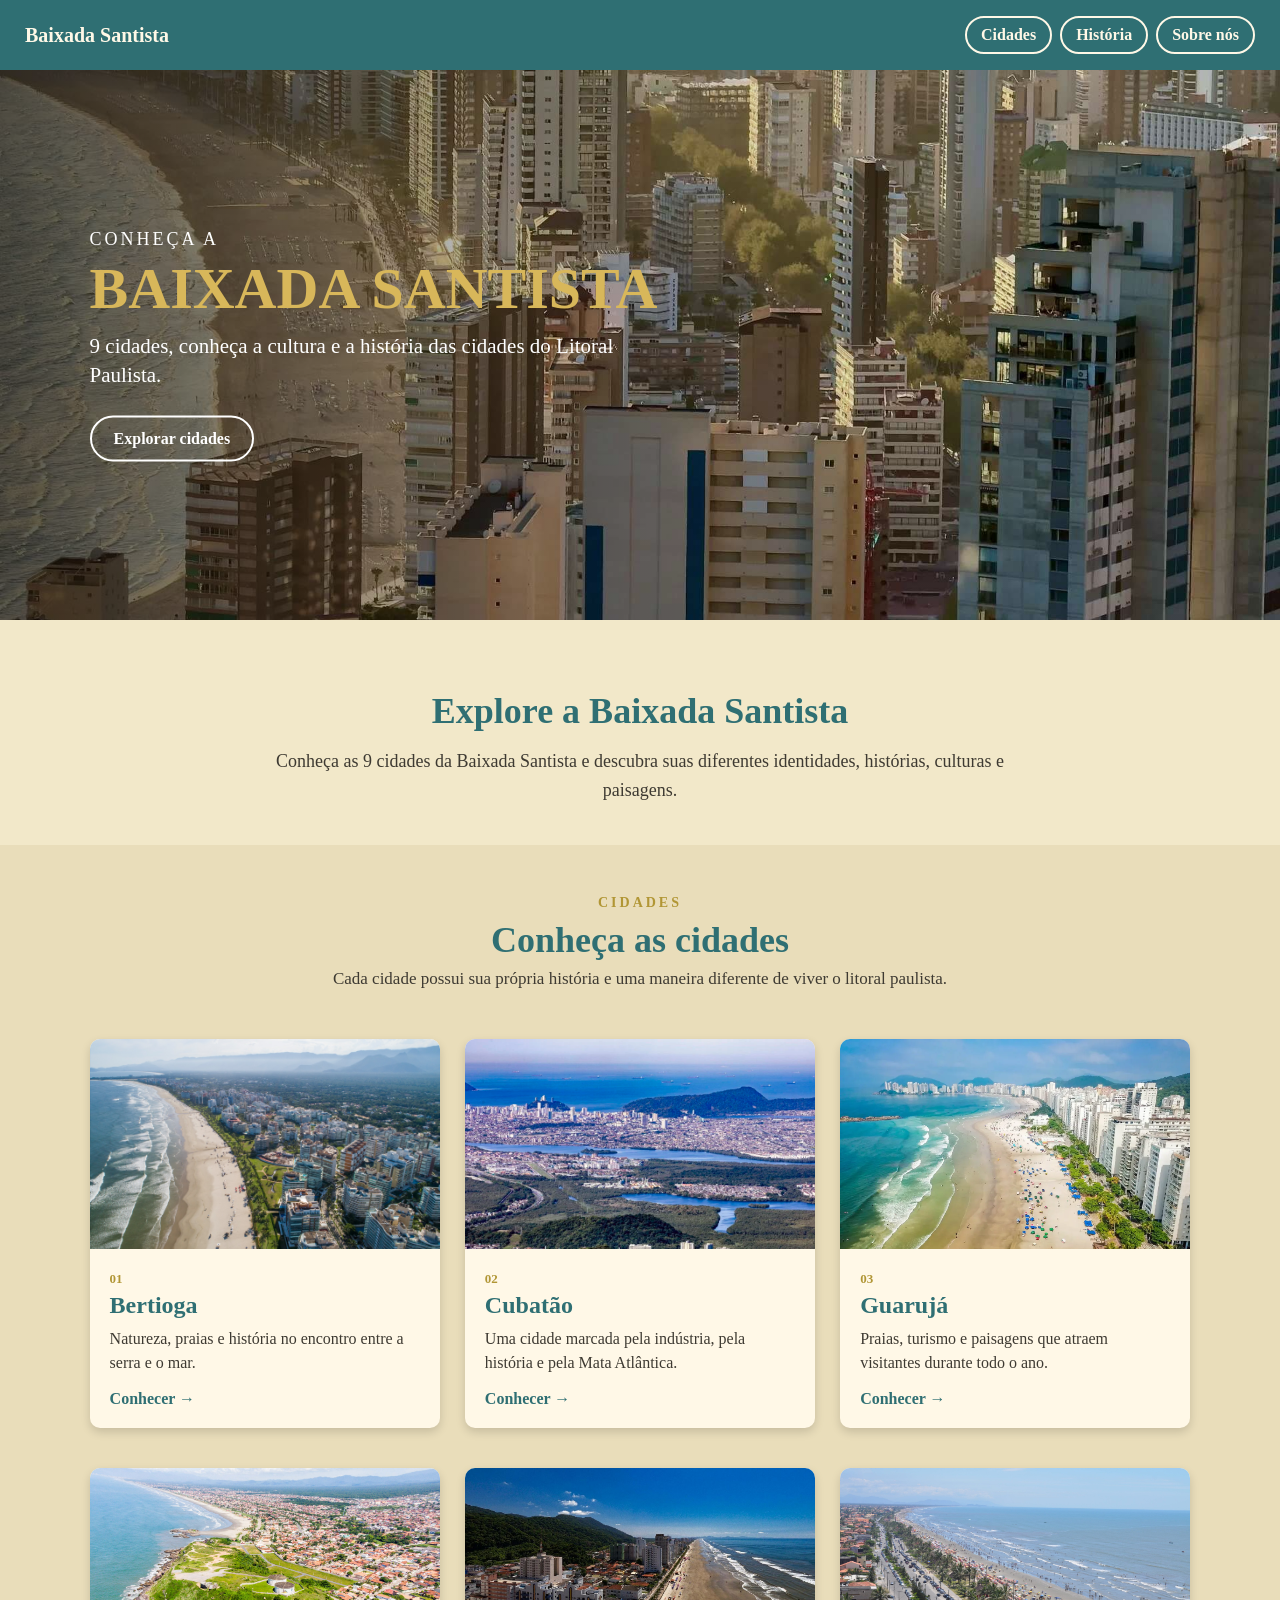
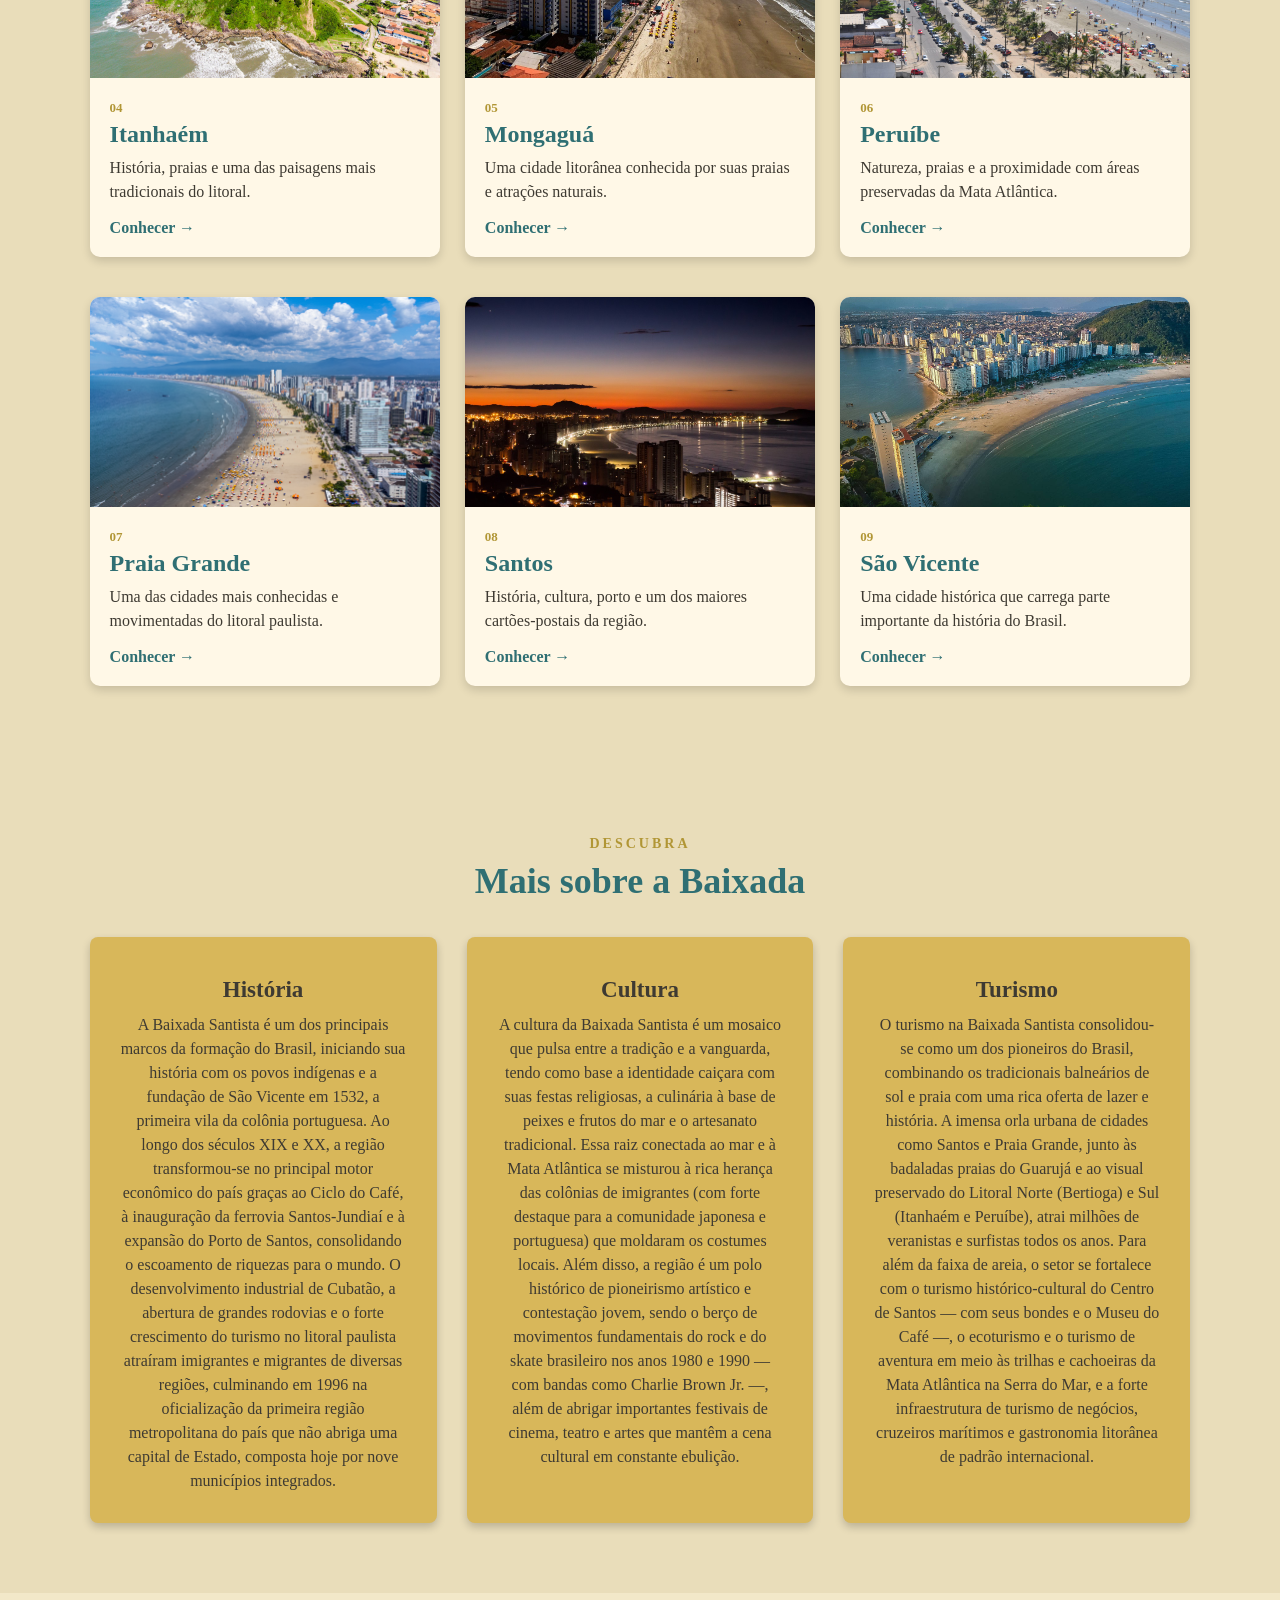
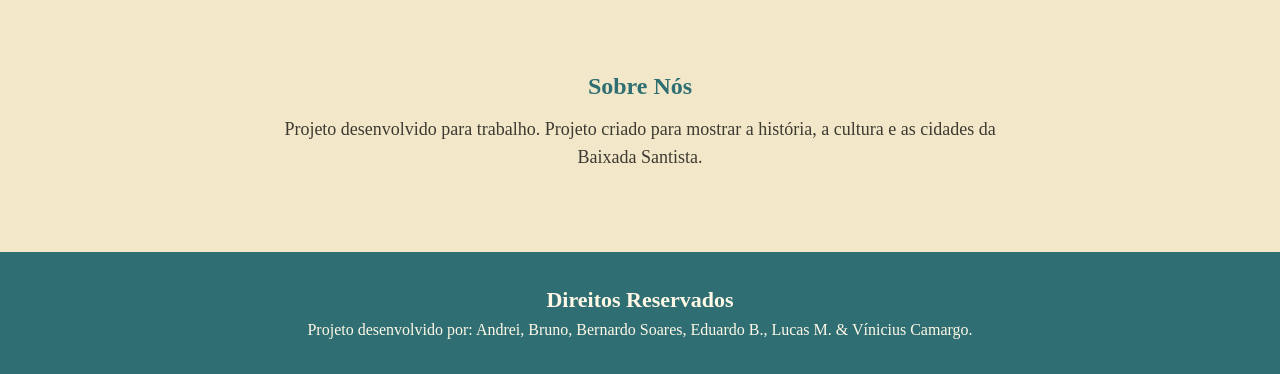
<file: index.html>
<!DOCTYPE html>
<html lang="PT-BR">
<head>
  <meta charset="UTF-8">
  <meta name="viewport" content="width=device-width, initial-scale=1.0">
  <title>Baixada Santista</title>
  <link rel="stylesheet" href="style/Style.css">
</head>

<body>

  <header class="header">
    <h3>Baixada Santista</h3>
    <nav>
      <a href="#Cidades">Cidades</a>
      <a href="#Historia">História</a>
      <a href="#Sobrenos">Sobre nós</a>
    </nav>
  </header>


  <article class="banner">
    <img src="assets/baixada-santista.png.jpg" class="ImagemHero">
    <div class="banner-sombra"></div>
      <section class="banner-texto">
        <p class="pequeno-titulo">CONHEÇA A</p>
        <h1>BAIXADA SANTISTA</h1>
        <h3>
          9 cidades, conheça a cultura e a história das cidades do Litoral Paulista.
        </h3>
        <a href="#Cidades" class="botao-hero">
          Explorar cidades
        </a>
      </section>
  </article>


  <section class="introducao">
    <h1>Explore a Baixada Santista</h1>
    <p>
      Conheça as 9 cidades da Baixada Santista e descubra
      suas diferentes identidades, histórias, culturas e paisagens.
    </p>
  </section>


  <section class="cidades" id="Cidades">
    <div class="titulo-secao">
      <p>CIDADES</p>
      <h1>Conheça as cidades</h1>
      <h3>
        Cada cidade possui sua própria história e uma maneira diferente
        de viver o litoral paulista.
      </h3>
    </div>

    <div class="cidades-container">
      <div class="cidade-card">
        <div class="cidade-imagem bertioga"></div>
        <div class="cidade-texto">
          <span>01</span>
          <h2>Bertioga</h2>
          <p>Natureza, praias e história no encontro entre a serra e o mar.</p>
          <a href="paginas/Bertioga.html">Conhecer →</a>
        </div>
      </div>

      <div class="cidade-card">
        <div class="cidade-imagem cubatao"></div>
        <div class="cidade-texto">
          <span>02</span>
          <h2>Cubatão</h2>
          <p>Uma cidade marcada pela indústria, pela história e pela Mata Atlântica.</p>
          <a href="paginas/Cubatão.html">Conhecer →</a>
        </div>
      </div>

      <div class="cidade-card">
        <div class="cidade-imagem guaruja"></div>
        <div class="cidade-texto">
          <span>03</span>
          <h2>Guarujá</h2>
          <p>Praias, turismo e paisagens que atraem visitantes durante todo o ano.</p>
          <a href="paginas/guarujapagina.html">Conhecer →</a>
        </div>
      </div>

      <div class="cidade-card">
        <div class="cidade-imagem itanhaem"></div>
        <div class="cidade-texto">
          <span>04</span>
          <h2>Itanhaém</h2>
          <p>História, praias e uma das paisagens mais tradicionais do litoral.</p>
          <a href="paginas/Itanhaempagina.html">Conhecer →</a>
        </div>
      </div>

      <div class="cidade-card">
        <div class="cidade-imagem mongagua"></div>
        <div class="cidade-texto">
          <span>05</span>
          <h2>Mongaguá</h2>
          <p>Uma cidade litorânea conhecida por suas praias e atrações naturais.</p>
          <a href="paginas/mongaguapagina.html">Conhecer →</a>
        </div>
      </div>

      <div class="cidade-card">
        <div class="cidade-imagem peruibe"></div>
        <div class="cidade-texto">
          <span>06</span>
          <h2>Peruíbe</h2>
          <p>Natureza, praias e a proximidade com áreas preservadas da Mata Atlântica.</p>
          <a href="paginas/peruibepagina.html">Conhecer →</a>
        </div>
      </div>

      <div class="cidade-card">
        <div class="cidade-imagem praia-grande"></div>
        <div class="cidade-texto">
          <span>07</span>
          <h2>Praia Grande</h2>
          <p>Uma das cidades mais conhecidas e movimentadas do litoral paulista.</p>
          <a href="paginas/praiagrandepagina.html">Conhecer →</a>
        </div>
      </div>

      <div class="cidade-card">
        <div class="cidade-imagem santos"></div>
        <div class="cidade-texto">
          <span>08</span>
          <h2>Santos</h2>
          <p>História, cultura, porto e um dos maiores cartões-postais da região.</p>
          <a href="paginas/santospagina.html">Conhecer →</a>
        </div>
      </div>

      <div class="cidade-card">
        <div class="cidade-imagem sao-vicente"></div>
        <div class="cidade-texto">
          <span>09</span>
          <h2>São Vicente</h2>
          <p>Uma cidade histórica que carrega parte importante da história do Brasil.</p>
          <a href="paginas/saovicentepagina.html">Conhecer →</a>
        </div>
      </div>

    </div>
  </section>


  <section class="informacoes" id="Historia">
    <div class="titulo-secao">
      <p>DESCUBRA</p>
      <h1>Mais sobre a Baixada</h1>
    </div>

    <div class="hero-container-litoral">
      <div class="hero-box">
        <h3>História</h3>
        <p>
          A Baixada Santista é um dos principais marcos da formação do Brasil, iniciando sua história com os povos indígenas e a fundação de São Vicente em 1532, a primeira vila da colônia portuguesa. Ao longo dos séculos XIX e XX, a região transformou-se no principal motor econômico do país graças ao Ciclo do Café, à inauguração da ferrovia Santos-Jundiaí e à expansão do Porto de Santos, consolidando o escoamento de riquezas para o mundo. O desenvolvimento industrial de Cubatão, a abertura de grandes rodovias e o forte crescimento do turismo no litoral paulista atraíram imigrantes e migrantes de diversas regiões, culminando em 1996 na oficialização da primeira região metropolitana do país que não abriga uma capital de Estado, composta hoje por nove municípios integrados.
        </p>
      </div>


      <div class="hero-box">
        <h3>Cultura</h3>
        <p>
          A cultura da Baixada Santista é um mosaico que pulsa entre a tradição e a vanguarda, tendo como base a identidade caiçara com suas festas religiosas, a culinária à base de peixes e frutos do mar e o artesanato tradicional. Essa raiz conectada ao mar e à Mata Atlântica se misturou à rica herança das colônias de imigrantes (com forte destaque para a comunidade japonesa e portuguesa) que moldaram os costumes locais. Além disso, a região é um polo histórico de pioneirismo artístico e contestação jovem, sendo o berço de movimentos fundamentais do rock e do skate brasileiro nos anos 1980 e 1990 — com bandas como Charlie Brown Jr. —, além de abrigar importantes festivais de cinema, teatro e artes que mantêm a cena cultural em constante ebulição.
        </p>
      </div>


      <div class="hero-box">
        <h3>Turismo</h3>
        <p>
          O turismo na Baixada Santista consolidou-se como um dos pioneiros do Brasil, combinando os tradicionais balneários de sol e praia com uma rica oferta de lazer e história. A imensa orla urbana de cidades como Santos e Praia Grande, junto às badaladas praias do Guarujá e ao visual preservado do Litoral Norte (Bertioga) e Sul (Itanhaém e Peruíbe), atrai milhões de veranistas e surfistas todos os anos. Para além da faixa de areia, o setor se fortalece com o turismo histórico-cultural do Centro de Santos — com seus bondes e o Museu do Café —, o ecoturismo e o turismo de aventura em meio às trilhas e cachoeiras da Mata Atlântica na Serra do Mar, e a forte infraestrutura de turismo de negócios, cruzeiros marítimos e gastronomia litorânea de padrão internacional.
        </p>
      </div>
    </div>
  </section>


  <section class="sobre-nos" id="Sobrenos">
    <h1>Sobre Nós</h1>
    <p>
      Projeto desenvolvido para trabalho. Projeto criado para mostrar a história, a cultura e as cidades da Baixada Santista.
    </p>
  </section>


  <footer class="azul">

    <h3>Direitos Reservados</h3>

    <p>
      Projeto desenvolvido por: Andrei, Bruno, Bernardo Soares, Eduardo B., Lucas M. & Vínicius Camargo.
    </p>

  </footer>
</body>

</html>
</file>
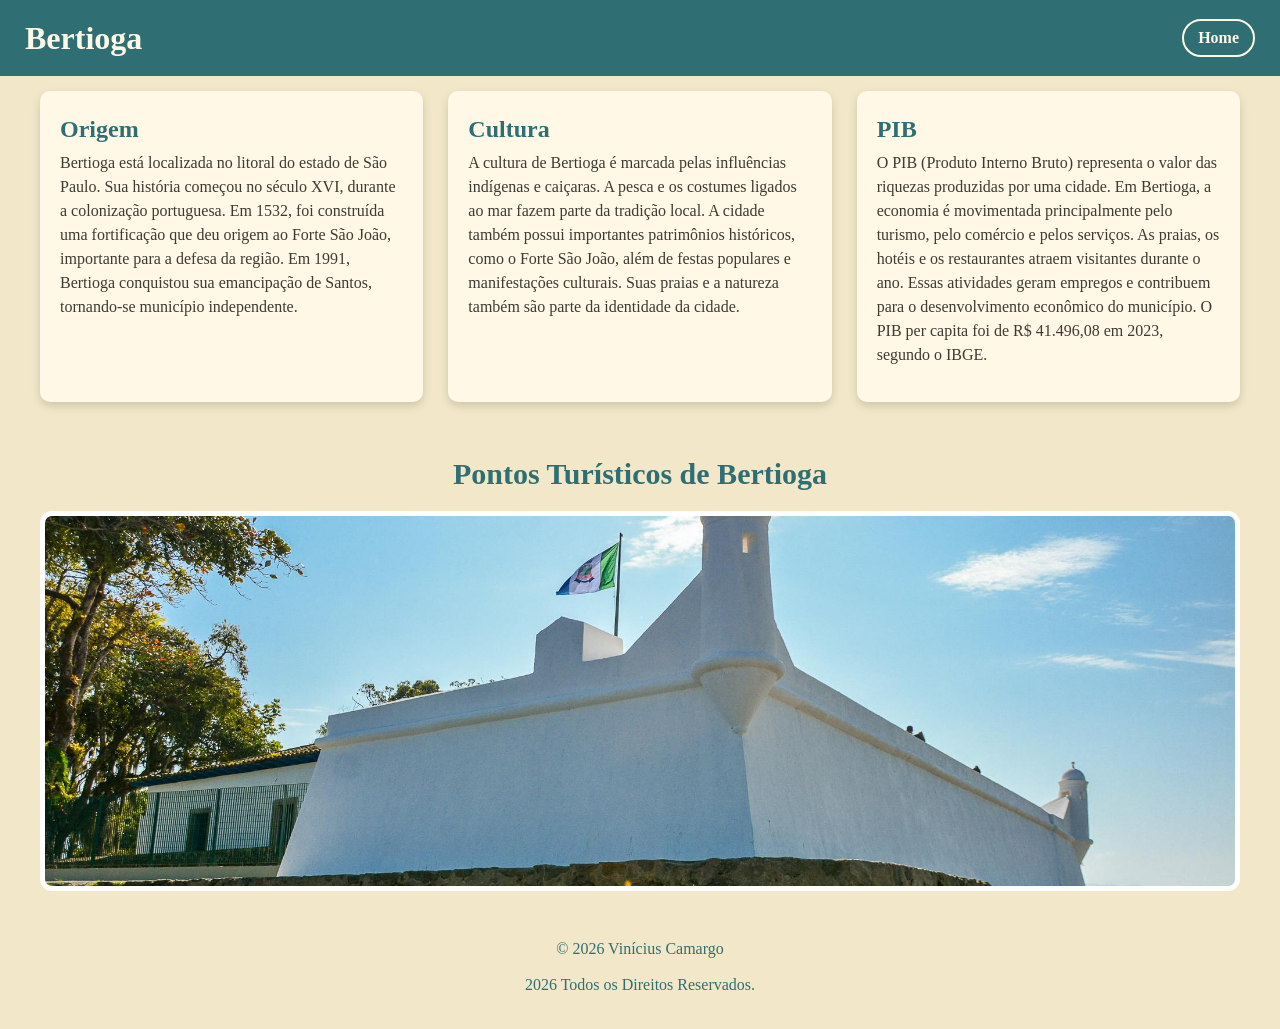
<file: paginas/Bertioga.html>
<!DOCTYPE html>
<html lang="pt-br">
<head>
    <meta charset="UTF-8">
    <meta name="viewport" content="width=device-width, initial-scale=1.0">
    <title>Bertioga</title>
    <link rel="stylesheet" href="../style/Style.css">
</head>
<body>

    <header class="header-guaruja">
    <h1 class="h1">Bertioga</h1>
    <nav>
        <a href="../index.html">Home</a>
    </nav>
    </header>

    <main class="pagina-cidade">
        <div class="cidades-container gua">
    <div class="cidade-card">
        <div class="cidade-texto">
          <h2>Origem</h2>
            <p class="p-gua">Bertioga está localizada no litoral do estado de São Paulo. Sua história começou no século XVI, durante a colonização portuguesa. Em 1532, foi construída uma fortificação que deu origem ao Forte São João, importante para a defesa da região. Em 1991, Bertioga conquistou sua emancipação de Santos, tornando-se município independente.</p>
        </div>
      </div>

      <div class="cidade-card">
        <div class="cidade-texto">
          <h2>Cultura</h2>
            <p class="p-gua">A cultura de Bertioga é marcada pelas influências indígenas e caiçaras. A pesca e os costumes ligados ao mar fazem parte da tradição local. A cidade também possui importantes patrimônios históricos, como o Forte São João, além de festas populares e manifestações culturais. Suas praias e a natureza também são parte da identidade da cidade.</p>
        </div>
      </div>

      <div class="cidade-card">
        <div class="cidade-texto">
          <h2>PIB</h2>
            <p class="p-gua">O PIB (Produto Interno Bruto) representa o valor das riquezas produzidas por uma cidade. Em Bertioga, a economia é movimentada principalmente pelo turismo, pelo comércio e pelos serviços. As praias, os hotéis e os restaurantes atraem visitantes durante o ano. Essas atividades geram empregos e contribuem para o desenvolvimento econômico do município. O PIB per capita foi de R$ 41.496,08 em 2023, segundo o IBGE.</p>
        </div>
      </div>
      </div>

      <section class="carrosel">
        <h2>Pontos Turísticos de Bertioga</h2>
        <div class="slides">
            <img src="../assets/img-bertioga1.jpg" alt="Vista panorâmica da Praia da Enseada a partir do Morro do Maluf">
            <img src="../assets/img-bertioga2.jpg" alt="Vista do litoral a partir do Mirante das Galhetas">
            <img src="../assets/img-bertioga3.jpg" alt="Paisagem de Guarujá">
        </div>
      </section>
      </main>

      <footer>
        © 2026 Vinícius Camargo
        <br><br>
        2026 Todos os Direitos Reservados.
      </footer>

    
</body>
</html>
</file>
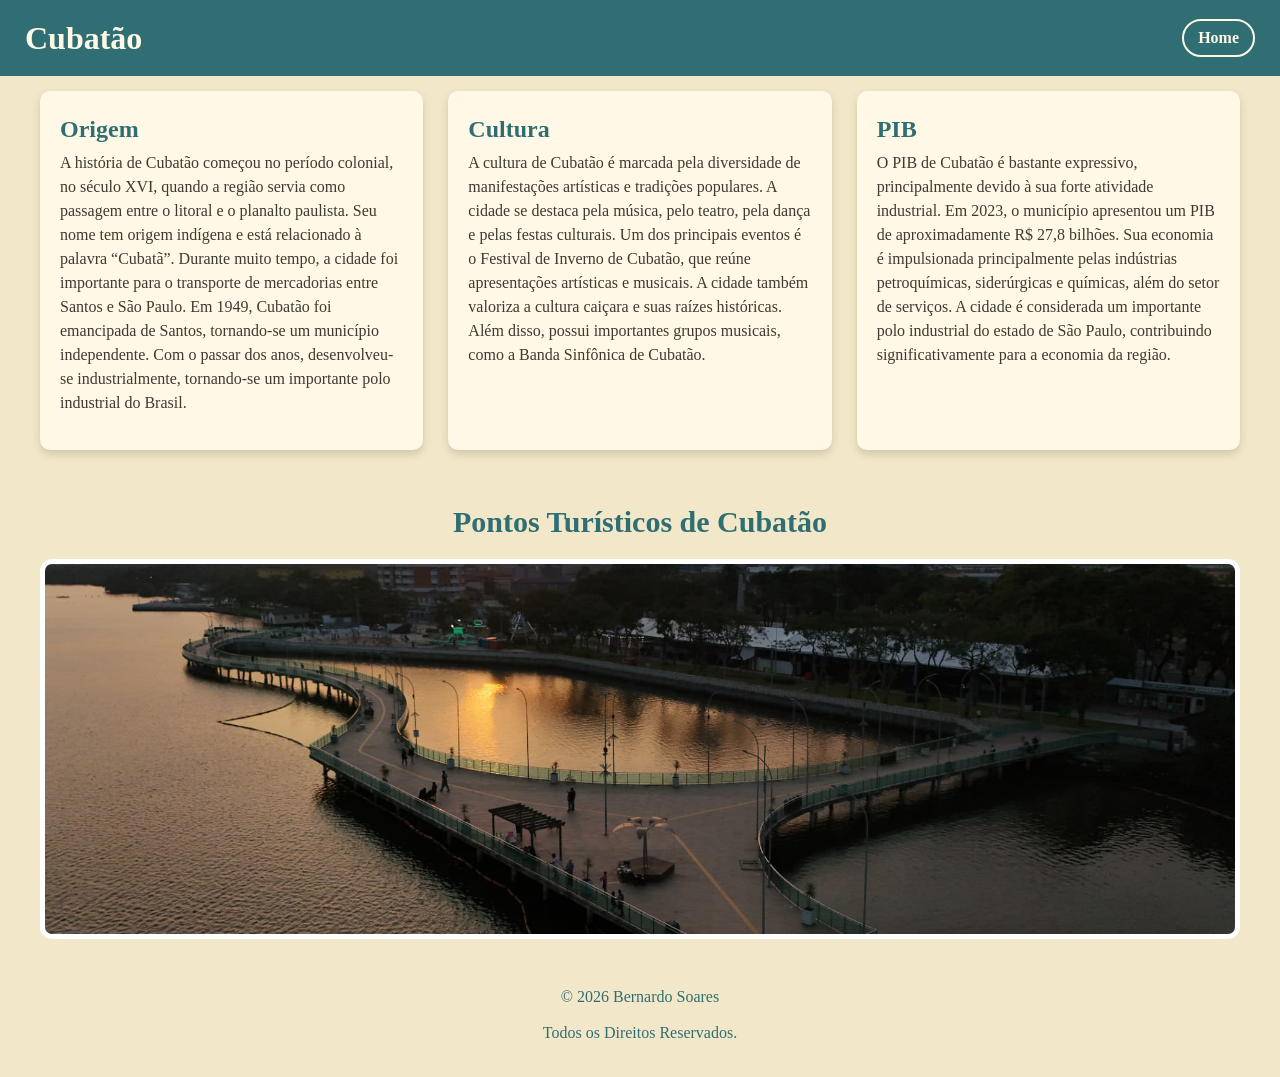
<file: paginas/Cubatão.html>
<!DOCTYPE html>
<html lang="pt-br">
<head>
    <meta charset="UTF-8">
    <meta name="viewport" content="width=device-width, initial-scale=1.0">
    <title>Cubatão</title>
    <link rel="stylesheet" href="../style/Style.css">
</head>
<body>

    <header class="header-guaruja">
    <h1 class="h1">Cubatão</h1>
    <nav>
        <a href="../index.html">Home</a>
    </nav>
    </header>

    <main class="pagina-cidade">
        <div class="cidades-container gua">
    <div class="cidade-card">
        <div class="cidade-texto">
          <h2>Origem</h2>
            <p class="p-gua">A história de Cubatão começou no período colonial, no século XVI, quando a região servia como passagem entre o litoral e o planalto paulista. Seu nome tem origem indígena e está relacionado à palavra “Cubatã”. Durante muito tempo, a cidade foi importante para o transporte de mercadorias entre Santos e São Paulo. Em 1949, Cubatão foi emancipada de Santos, tornando-se um município independente. Com o passar dos anos, desenvolveu-se industrialmente, tornando-se um importante polo industrial do Brasil.</p>
        </div>
      </div>

      <div class="cidade-card">
        <div class="cidade-texto">
          <h2>Cultura</h2>
            <p class="p-gua">A cultura de Cubatão é marcada pela diversidade de manifestações artísticas e tradições populares. A cidade se destaca pela música, pelo teatro, pela dança e pelas festas culturais. Um dos principais eventos é o Festival de Inverno de Cubatão, que reúne apresentações artísticas e musicais. A cidade também valoriza a cultura caiçara e suas raízes históricas. Além disso, possui importantes grupos musicais, como a Banda Sinfônica de Cubatão.</p>
        </div>
      </div>

      <div class="cidade-card">
        <div class="cidade-texto">
          <h2>PIB</h2>
            <p class="p-gua">O PIB de Cubatão é bastante expressivo, principalmente devido à sua forte atividade industrial. Em 2023, o município apresentou um PIB de aproximadamente R$ 27,8 bilhões. Sua economia é impulsionada principalmente pelas indústrias petroquímicas, siderúrgicas e químicas, além do setor de serviços. A cidade é considerada um importante polo industrial do estado de São Paulo, contribuindo significativamente para a economia da região.</p>
        </div>
      </div>
      </div>

      <section class="carrosel">
        <h2>Pontos Turísticos de Cubatão</h2>
        <div class="slides">
            <img src="../assets/ponte-cubatao.jpg" alt="Vista do Píer do Casqueiro">
            <img src="../assets/cubatao-paisagem.jpg" alt="Vista do alto do morro da paisagem de Cubatão">
            <img src="../assets/cubatao-cachoeira.jpg" alt="Cachoeira Véu da Noiva no Parque Ecológico do Perequê, em Cubatão">
        </div>
      </section>
      </main>

      <footer>
        © 2026 Bernardo Soares
        <br><br>
        Todos os Direitos Reservados.
      </footer>

    
</body>
</html>
</file>
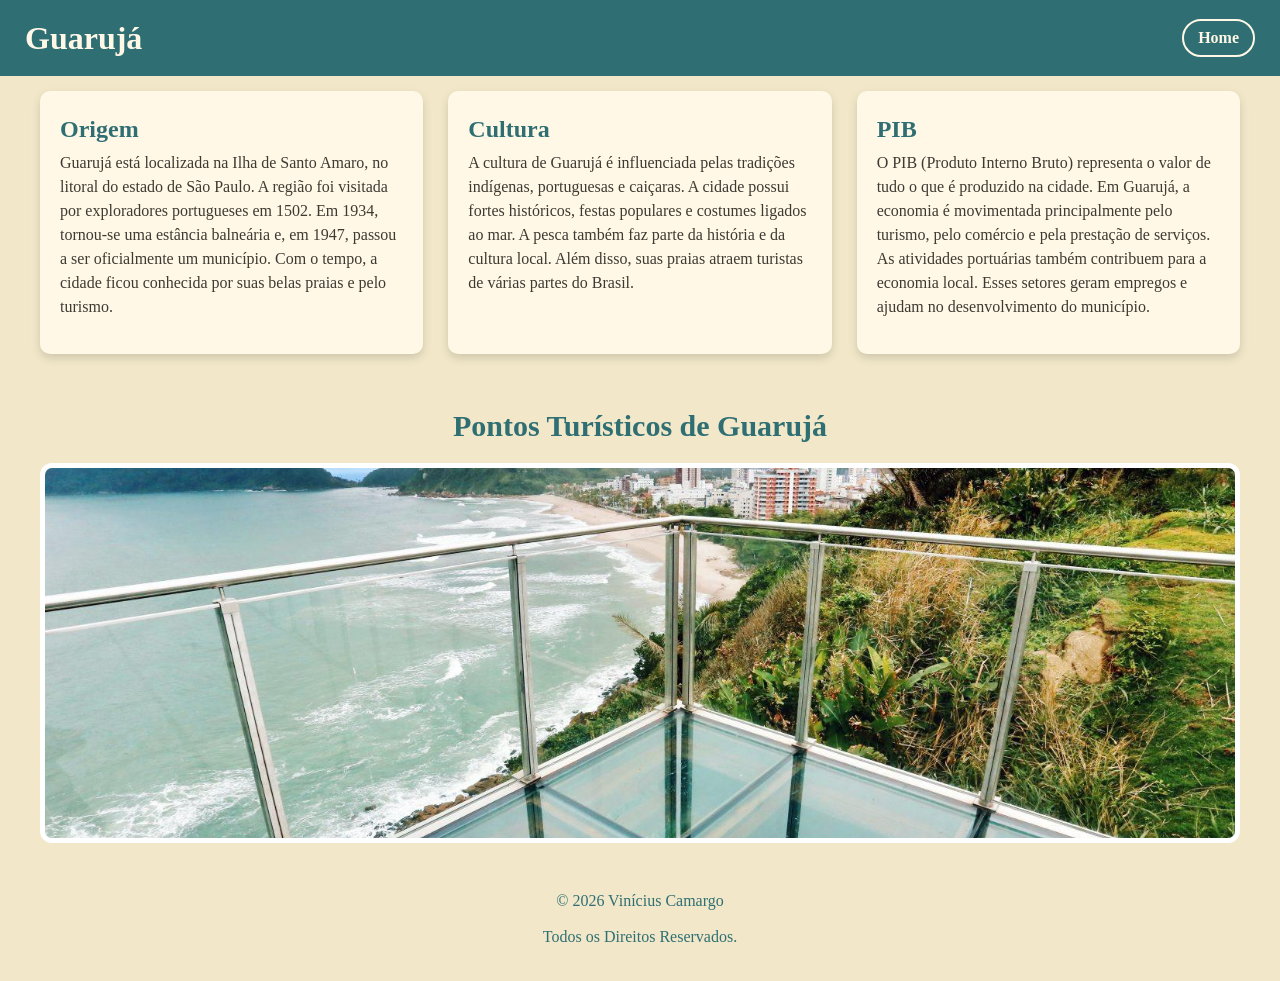
<file: paginas/guarujapagina.html>
<!DOCTYPE html>
<html lang="pt-br">
<head>
    <meta charset="UTF-8">
    <meta name="viewport" content="width=device-width, initial-scale=1.0">
    <title>Guarujá</title>
    <link rel="stylesheet" href="../style/Style.css">
</head>
<body>

    <header class="header-guaruja">
    <h1>Guarujá</h1>
    <nav>
        <a href="../index.html">Home</a>
    </nav>
    </header>

    <main class="pagina-cidade">
        <div class="cidades-container gua">
    <div class="cidade-card">
        <div class="cidade-texto">
          <h2>Origem</h2>
            <p class="p-gua">Guarujá está localizada na Ilha de Santo Amaro, no litoral do estado de São Paulo. A região foi visitada por exploradores portugueses em 1502. Em 1934, tornou-se uma estância balneária e, em 1947, passou a ser oficialmente um município. Com o tempo, a cidade ficou conhecida por suas belas praias e pelo turismo.</p>
        </div>
      </div>

      <div class="cidade-card">
        <div class="cidade-texto">
          <h2>Cultura</h2>
            <p class="p-gua">A cultura de Guarujá é influenciada pelas tradições indígenas, portuguesas e caiçaras. A cidade possui fortes históricos, festas populares e costumes ligados ao mar. A pesca também faz parte da história e da cultura local. Além disso, suas praias atraem turistas de várias partes do Brasil.</p>
        </div>
      </div>

      <div class="cidade-card">
        <div class="cidade-texto">
          <h2>PIB</h2>
            <p class="p-gua">O PIB (Produto Interno Bruto) representa o valor de tudo o que é produzido na cidade. Em Guarujá, a economia é movimentada principalmente pelo turismo, pelo comércio e pela prestação de serviços. As atividades portuárias também contribuem para a economia local. Esses setores geram empregos e ajudam no desenvolvimento do município.</p>
        </div>
      </div>
      </div>

      <section class="carrosel">
        <h2>Pontos Turísticos de Guarujá</h2>
        <div class="slides">
            <img src="../assets/img-guaruja1.jpg" alt="Vista panorâmica da Praia da Enseada a partir do Morro do Maluf">
            <img src="../assets/img-guaruja2.jpg" alt="Vista do litoral a partir do Mirante das Galhetas">
            <img src="../assets/img-guaruja3.jpg" alt="Paisagem de Guarujá">
        </div>
      </section>
      </main>

      <footer>
        © 2026 Vinícius Camargo
        <br><br>
         Todos os Direitos Reservados.
      </footer>

    
</body>
</html>
</file>
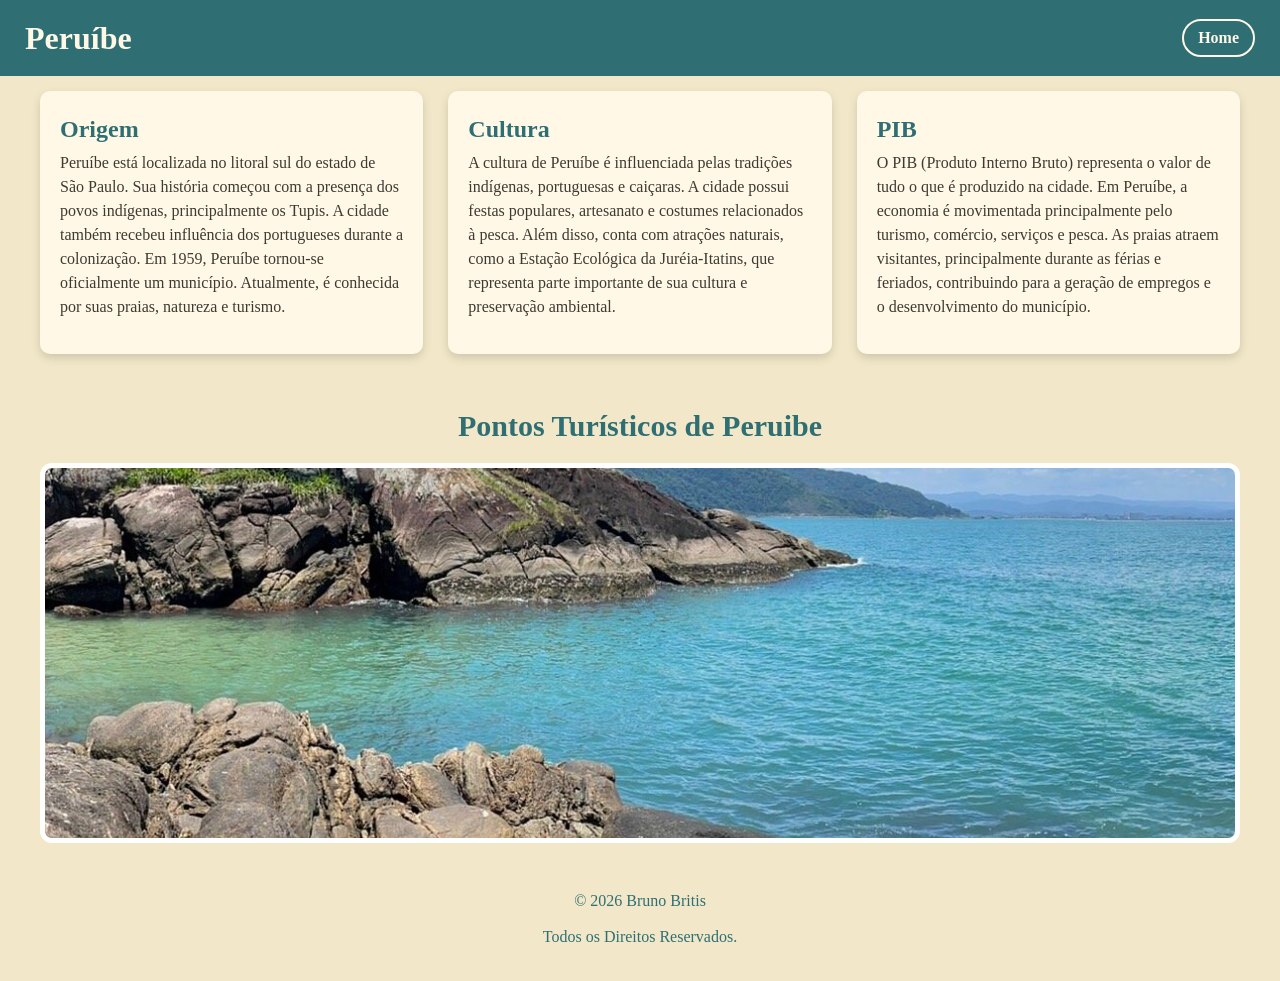
<file: paginas/peruibepagina.html>
<!DOCTYPE html>
<html lang="pt-br">
<head>
    <meta charset="UTF-8">
    <meta name="viewport" content="width=device-width, initial-scale=1.0">
    <title>Peruíbe</title>
    <link rel="stylesheet" href="../style/Style.css">
</head>
<body>

    <header class="header-guaruja">
        <h1>Peruíbe</h1>
        <nav>
            <a href="../index.html">Home</a>
        </nav>
    </header>

    <main class="pagina-cidade">
        <div class="cidades-container gua">

            <div class="cidade-card">
                <div class="cidade-texto">
                    <h2>Origem</h2>
                    <p class="p-gua">
                        Peruíbe está localizada no litoral sul do estado de São Paulo.
                        Sua história começou com a presença dos povos indígenas,
                        principalmente os Tupis. A cidade também recebeu influência
                        dos portugueses durante a colonização. Em 1959, Peruíbe
                        tornou-se oficialmente um município. Atualmente, é conhecida
                        por suas praias, natureza e turismo.
                    </p>
                </div>
            </div>

            <div class="cidade-card">
                <div class="cidade-texto">
                    <h2>Cultura</h2>
                    <p class="p-gua">
                        A cultura de Peruíbe é influenciada pelas tradições
                        indígenas, portuguesas e caiçaras. A cidade possui
                        festas populares, artesanato e costumes relacionados
                        à pesca. Além disso, conta com atrações naturais,
                        como a Estação Ecológica da Juréia-Itatins,
                        que representa parte importante de sua cultura
                        e preservação ambiental.
                    </p>
                </div>
            </div>

            <div class="cidade-card">
                <div class="cidade-texto">
                    <h2>PIB</h2>
                    <p class="p-gua">
                        O PIB (Produto Interno Bruto) representa o valor
                        de tudo o que é produzido na cidade. Em Peruíbe,
                        a economia é movimentada principalmente pelo turismo,
                        comércio, serviços e pesca. As praias atraem visitantes,
                        principalmente durante as férias e feriados,
                        contribuindo para a geração de empregos
                        e o desenvolvimento do município.
                    </p>
                </div>
            </div>

        </div>
         <section class="carrosel">
        <h2>Pontos Turísticos de Peruibe</h2>
        <div class="slides">
            <img src="../assets/Ilhadoguarau.jpg" alt="Ilha do Guaraú">
            <img src="../assets/PraiaPrainha.jpg" alt="Praia da Prainha">
            <img src="../assets/barra-do-una.jpg" alt="Barra do Una">
        </div>
      </section>
      </main>
    </main>

    <footer>
        © 2026 Bruno Britis
        <br><br>
        Todos os Direitos Reservados.
    </footer>

</body>
</html>
</file>
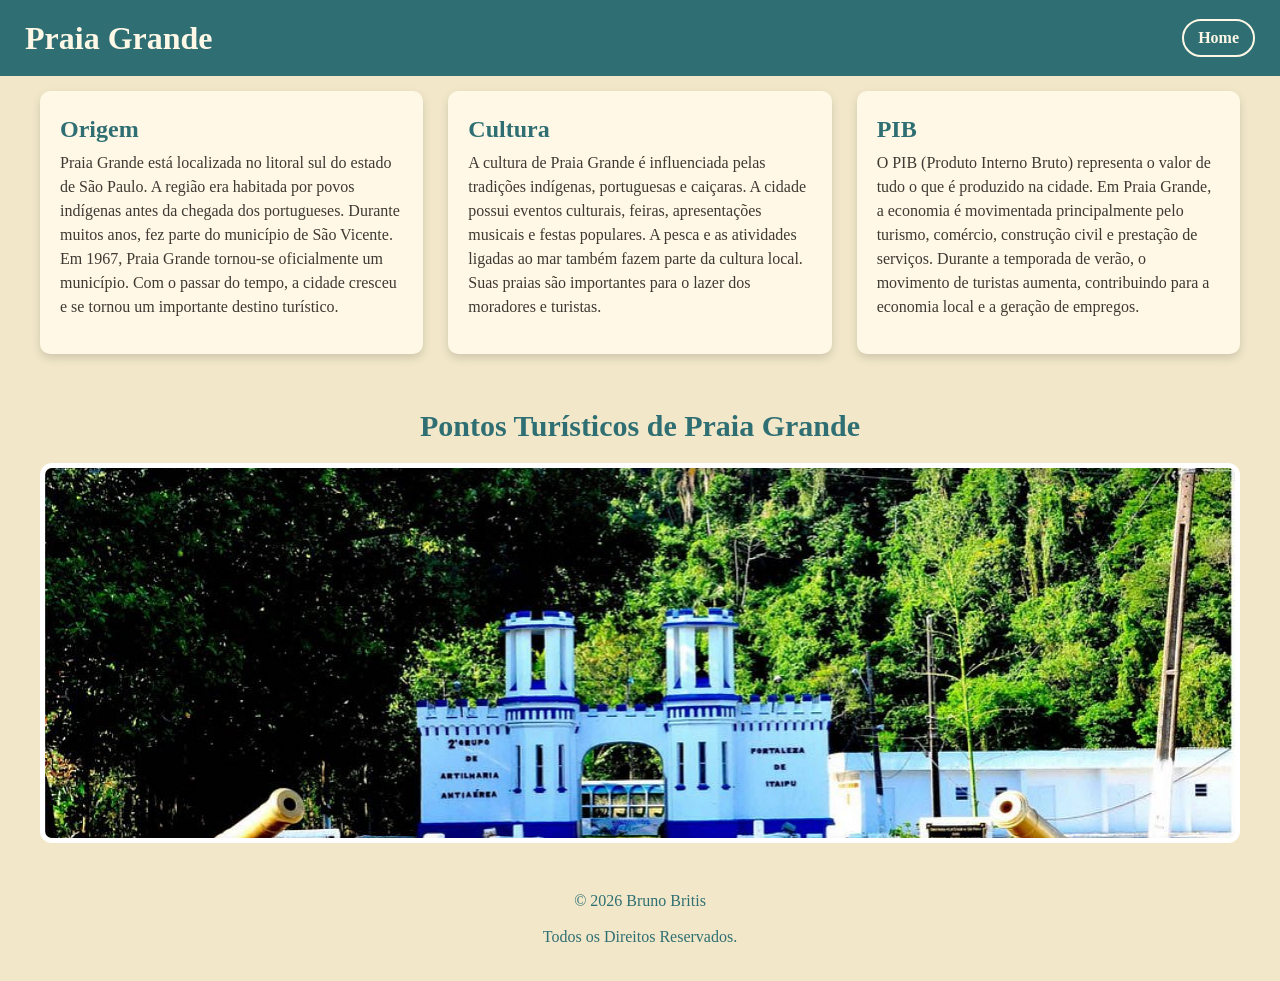
<file: paginas/praiagrandepagina.html>
<!DOCTYPE html>
<html lang="pt-br">
<head>
    <meta charset="UTF-8">
    <meta name="viewport" content="width=device-width, initial-scale=1.0">
    <title>Praia Grande</title>
    <link rel="stylesheet" href="../style/Style.css">
</head>
<body>

    <header class="header-guaruja">
        <h1>Praia Grande</h1>
        <nav>
            <a href="../index.html">Home</a>
        </nav>
    </header>

    <main class="pagina-cidade">
        <div class="cidades-container gua">

            <div class="cidade-card">
                <div class="cidade-texto">
                    <h2>Origem</h2>
                    <p class="p-gua">
                        Praia Grande está localizada no litoral sul do estado
                        de São Paulo. A região era habitada por povos indígenas
                        antes da chegada dos portugueses. Durante muitos anos,
                        fez parte do município de São Vicente. Em 1967,
                        Praia Grande tornou-se oficialmente um município.
                        Com o passar do tempo, a cidade cresceu e se tornou
                        um importante destino turístico.
                    </p>
                </div>
            </div>

            <div class="cidade-card">
                <div class="cidade-texto">
                    <h2>Cultura</h2>
                    <p class="p-gua">
                        A cultura de Praia Grande é influenciada pelas
                        tradições indígenas, portuguesas e caiçaras.
                        A cidade possui eventos culturais, feiras,
                        apresentações musicais e festas populares.
                        A pesca e as atividades ligadas ao mar também
                        fazem parte da cultura local. Suas praias
                        são importantes para o lazer dos moradores
                        e turistas.
                    </p>
                </div>
            </div>

            <div class="cidade-card">
                <div class="cidade-texto">
                    <h2>PIB</h2>
                    <p class="p-gua">
                        O PIB (Produto Interno Bruto) representa o valor
                        de tudo o que é produzido na cidade. Em Praia Grande,
                        a economia é movimentada principalmente pelo turismo,
                        comércio, construção civil e prestação de serviços.
                        Durante a temporada de verão, o movimento de turistas
                        aumenta, contribuindo para a economia local
                        e a geração de empregos.
                    </p>
                </div>
            </div>

        </div>

        <section class="carrosel">
            <h2>Pontos Turísticos de Praia Grande</h2>

            <div class="slides">
                <img src="../assets/fortaleza-itaipu.jpg"
                     alt="Fortaleza de Itaipu">

                <img src="../assets/palacio-das-artes.jpg"
                     alt="Palácio das Artes">

                <img src="../assets/portinho.jpg"
                     alt="Portinho">
            </div>
        </section>

    </main>

    <footer>
        © 2026 Bruno Britis
        <br><br>
        Todos os Direitos Reservados.
    </footer>

</body>
</html>
</file>
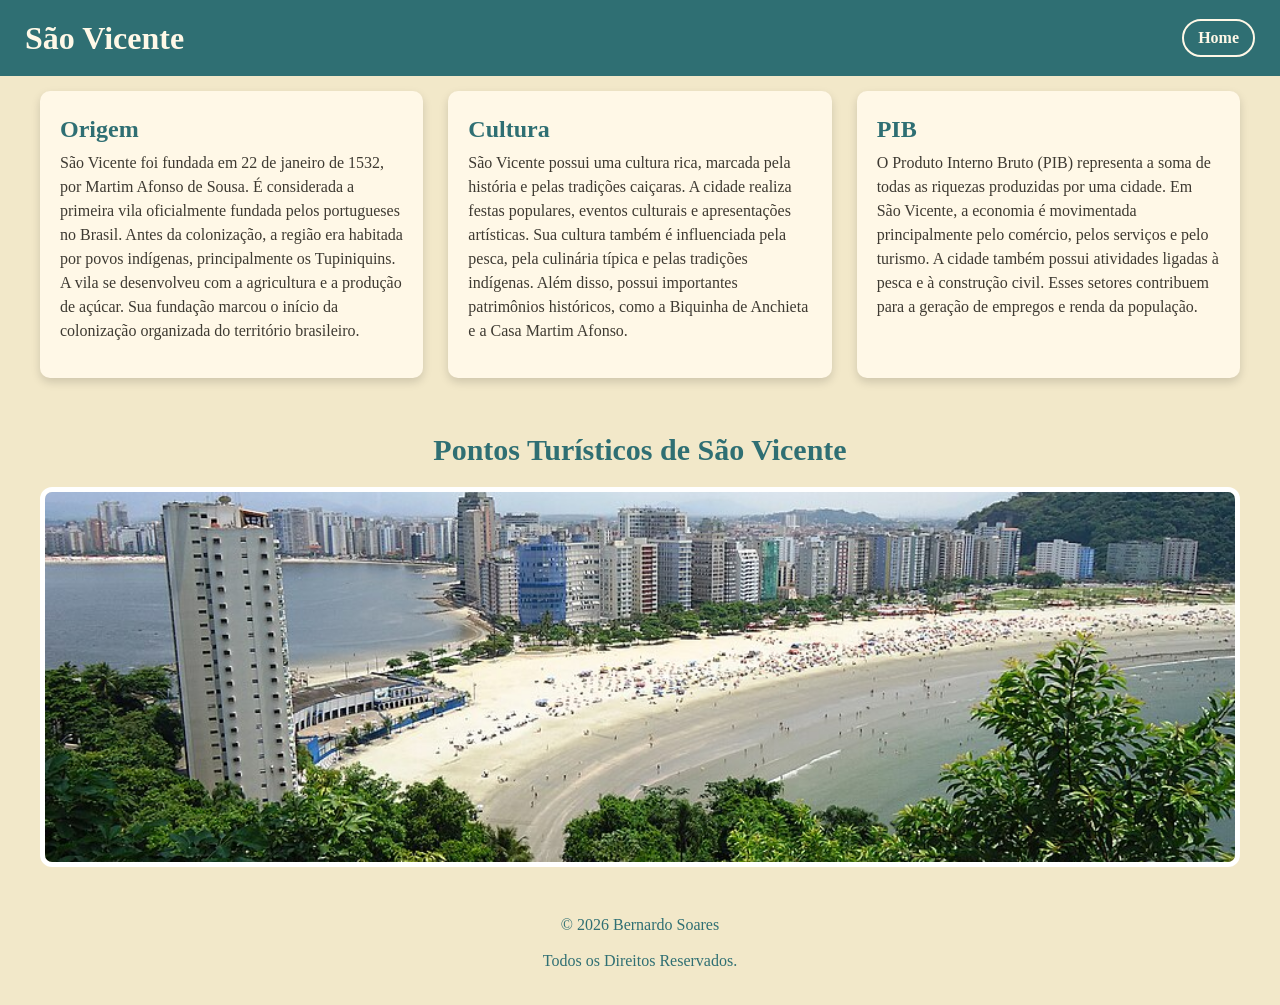
<file: paginas/saovicentepagina.html>
<!DOCTYPE html>
<html lang="pt-br">
<head>
    <meta charset="UTF-8">
    <meta name="viewport" content="width=device-width, initial-scale=1.0">
    <title>São Vicente</title>
    <link rel="stylesheet" href="../style/Style.css">
</head>
<body>

    <header class="header-guaruja">
    <h1 class="h1">São Vicente</h1>
    <nav>
        <a href="../index.html">Home</a>
    </nav>
    </header>

    <main class="pagina-cidade">
        <div class="cidades-container gua">
    <div class="cidade-card">
        <div class="cidade-texto">
          <h2>Origem</h2>
            <p class="p-gua">São Vicente foi fundada em 22 de janeiro de 1532, por Martim Afonso de Sousa. É considerada a primeira vila oficialmente fundada pelos portugueses no Brasil. Antes da colonização, a região era habitada por povos indígenas, principalmente os Tupiniquins. A vila se desenvolveu com a agricultura e a produção de açúcar. Sua fundação marcou o início da colonização organizada do território brasileiro.</p>
        </div>
      </div>

      <div class="cidade-card">
        <div class="cidade-texto">
          <h2>Cultura</h2>
            <p class="p-gua">São Vicente possui uma cultura rica, marcada pela história e pelas tradições caiçaras. A cidade realiza festas populares, eventos culturais e apresentações artísticas. Sua cultura também é influenciada pela pesca, pela culinária típica e pelas tradições indígenas. Além disso, possui importantes patrimônios históricos, como a Biquinha de Anchieta e a Casa Martim Afonso.</p>
        </div>
      </div>

      <div class="cidade-card">
        <div class="cidade-texto">
          <h2>PIB</h2>
            <p class="p-gua">O Produto Interno Bruto (PIB) representa a soma de todas as riquezas produzidas por uma cidade. Em São Vicente, a economia é movimentada principalmente pelo comércio, pelos serviços e pelo turismo. A cidade também possui atividades ligadas à pesca e à construção civil. Esses setores contribuem para a geração de empregos e renda da população.</p>
        </div>
      </div>
      </div>

      <section class="carrosel">
        <h2>Pontos Turísticos de São Vicente</h2>
        <div class="slides">
            <img src="../assets/praia-sao-vicente.jpg" alt="Vista panorâmica da Praia de Itararé">
            <img src="../assets/teleferico.jpg" alt="Vista do litoral a partir do Teleférico">
            <img src="../assets/biquinha.jpg" alt="Biquinha de Anchieta">
        </div>
      </section>
      </main>

      <footer>
        © 2026 Bernardo Soares
        <br><br>
        Todos os Direitos Reservados.
      </footer>

    
</body>
</html>
</file>
<file: style/Style.css>
* {
    margin: 0;
    padding: 0;
    box-sizing: border-box;
}

html {
    scroll-behavior: smooth;
}

body {
    background: #F2E8C9;
    color: #3E3A32;
    font-family: Georgia, 'Times New Roman', serif;
}


/*header*/

.header {
    display: flex;
    background-color: #2F6F73;
    justify-content: space-between;
    padding: 16px 25px;
    align-items: center;
    color: #FFF8E7;
    position: relative;
    z-index: 10;
}

.header h3 {
    font-size: 20px;
}

.header nav {
    display: flex;
    gap: 8px;
}

.header a {
    text-decoration: none;
    color: #FFF8E7;
    padding: 8px 14px;
    border-radius: 20px;
    border: 2px solid #FFF8E7;
    font-weight: bold;
    transition: 0.3s;
}

.header a:hover {
    color: #D8B75A;
    border: 2px solid #D8B75A;
}

.header-guaruja {
    min-height: 76px;
    position: relative;
    display: flex;
    align-items: center;
    justify-content: flex-end;
    padding: 16px 25px;
    background-color: #2F6F73;
    color: #FFF8E7;
}

.header-guaruja .titulo-cidade {
    position: absolute;
    left: 50%;
    transform: translateX(-50%);
    margin: 0;
    color: #D8B75A;
    font-size: 32px;
    text-align: center;
}

.header-guaruja nav {
    display: flex;
    margin-left: auto;
}

.header-guaruja nav a {
    color: #FFF8E7;
    text-decoration: none;
    padding: 8px 14px;
    border: 2px solid #FFF8E7;
    border-radius: 20px;
    font-weight: bold;
    transition: 0.3s;
}

.header-guaruja nav a:hover {
    color: #D8B75A;
    border-color: #D8B75A;
}
/*article*/

.banner {
    position: relative;
    width: 100%;
    height: 550px;
    overflow: hidden;
}

.ImagemHero {
    width: 100%;
    height: 100%;
    object-fit: cover;
    display: block;
}

.banner-sombra {
    position: absolute;
    width: 100%;
    height: 100%;
    top: 0;
    left: 0;
    background: linear-gradient(
        90deg,
        rgba(0, 0, 0, 0.65),
        rgba(0, 0, 0, 0.15),
        rgba(0, 0, 0, 0)
    );
}

.banner-texto {
    position: absolute;
    top: 50%;
    left: 7%;
    transform: translateY(-50%);
    color: white;
    max-width: 600px;
}

.banner-texto .pequeno-titulo {
    font-size: 18px;
    letter-spacing: 3px;
    margin-bottom: 5px;
}

.banner-texto h1 {
    text-align: left;
    margin: 0;
    color: #D8B75A;
    font-size: 58px;
}

.banner-texto h3 {
    font-size: 21px;
    margin-top: 10px;
    font-weight: normal;
    line-height: 1.4;
}

.botao-hero {
    display: inline-block;
    margin-top: 25px;
    padding: 12px 22px;
    border: 2px solid white;
    border-radius: 25px;
    color: white;
    text-decoration: none;
    font-weight: bold;
    transition: 0.3s;
}

.botao-hero:hover {
    background-color: white;
    color: #2F6F73;
}


/*introducao*/

.introducao {
    text-align: center;
    max-width: 800px;
    margin: 70px auto 40px;
    padding: 0 20px;
}

.introducao h1 {
    color: #2F6F73;
    font-size: 36px;
    margin-bottom: 15px;
}

.introducao p {
    font-size: 18px;
    line-height: 1.6;
}


/*titulo da seçao*/

.titulo-secao {
    text-align: center;
    margin-bottom: 35px;
}

.titulo-secao p {
    color: #B19635;
    font-weight: bold;
    letter-spacing: 3px;
    font-size: 14px;
}

.titulo-secao h1 {
    color: #2F6F73;
    font-size: 36px;
    margin: 8px 0;
}

.titulo-secao h3 {
    font-weight: normal;
    font-size: 17px;
}


/*cidades e etc*/

.cidades {
    padding: 50px 7% 80px;
    background-color: #E9DDBA;
}

.cidades-container {
    max-width: 1200px;
    margin: 0 auto;

    display: grid;
    grid-template-columns: repeat(3, 1fr);
    gap: 25px;
}

.cidade-card {
    background-color: #FFF8E7;
    border-radius: 10px;
    overflow: hidden;
    box-shadow: 0 4px 10px rgba(0, 0, 0, 0.15);
    transition: 0.3s;
    margin-top: 15px;
}

.cidade-card:hover {
    transform: translateY(-6px);
    box-shadow: 0 8px 18px #2F6F73;
}


/*imagem das cidades tororoxd*/

.cidade-imagem {
    height: 210px;
    background-size: cover;
    background-position: center;
}

.bertioga {
    background-image: url("../assets/ImagemCardBertioga.jpeg");
}
.cubatao {
    background-image: url("../assets/ImagemCardCubatao.webp");
}
.guaruja {
    background-image: url("../assets/ImagemCardGuaruja.webp");
}
.itanhaem {
    background-image: url("../assets/ImagemCardItanhaem.jpg");
}
.mongagua {
    background-image: url("../assets/ImagemCardMongagua.jpg");
}
.peruibe {
    background-image: url("../assets/ImagemCardPeruibe.jpg");
}
.praia-grande {
    background-image: url("../assets/ImagemCardPraiaGrander.jpg");
}
.santos {
    background-image: url("../assets/ImagemCardSantos.jpg");
}
.sao-vicente {
    background-image: url("../assets/ImagemCardSaoVicente.jpg");
}


/*textos dos cards*/

.cidade-texto {
    padding: 20px;
}

.cidade-texto span {
    color: #B19635;
    font-size: 13px;
    font-weight: bold;
}

.cidade-texto h2 {
    color: #2F6F73;
    margin: 5px 0 8px;
}

.cidade-texto p {
    line-height: 1.5;
    margin-bottom: 15px;
}

.cidade-texto a {
    color: #2F6F73;
    font-weight: bold;
    text-decoration: none;
}

.cidade-texto a:hover {
    color: #B19635;
}


/*historia da baxiada e gg tri nask*/

.informacoes {
    background-color: #E9DDBA;
    padding: 70px 7%;
}

.hero-container-litoral {
    display: flex;
    justify-content: space-between;
    gap: 30px;
    max-width: 1200px;
    margin: 0 auto;
}

.hero-box {
    flex: 1;
    background-color: #D8B75A;
    padding: 30px;
    border-radius: 8px;
    box-shadow: 0 4px 8px rgba(0, 0, 0, 0.20);
    text-align: center;
    color: #3E3A32;
}

.hero-box span {
    font-size: 13px;
    font-weight: bold;
    color: #6D5A1F;
}

.hero-box h3 {
    font-size: 23px;
    margin: 10px 0;
}

.hero-box p {
    line-height: 1.5;
}

.hero-box a {
    display: inline-block;
    margin-top: 18px;
    color: #3E3A32;
    font-weight: bold;
    text-decoration: none;
}


/*sobre nos*/

.sobre-nos {
    text-align: center;
    padding: 80px 20px;
    max-width: 800px;
    margin: auto;
}

.sobre-nos h1 {
    color: #2F6F73;
    margin-bottom: 15px;
}

.sobre-nos p {
    font-size: 18px;
    line-height: 1.6;
}


/*footer*/

footer {
    color:  #2F6F73;
    text-align: center;
    padding: 35px;
}

footer h3 {
    font-size: 22px;
    margin-bottom: 8px;
}

.azul{
    background-color: #2F6F73;
    color: #FFF8E7;
}


/*coisa pra coisar a resolucao no celular*/

@media (max-width: 900px) {

    .cidades-container {
        grid-template-columns: repeat(2, 1fr);
    }

    .hero-container-litoral {
        flex-direction: column;
    }

    .banner-texto h1 {
        font-size: 45px;
    }
}


@media (max-width: 600px) {

    .header {
        flex-direction: column;
        gap: 15px;
    }

    .header gua {
        flex-direction: column;
        gap: 15px;
        margin: 10px;
    }

    .header nav {
        flex-wrap: wrap;
        justify-content: center;
    }

    .banner {
        height: 500px;
    }

    .banner-texto {
        left: 25px;
        right: 25px;
    }

    .banner-texto h1 {
        font-size: 38px;
    }

    .banner-texto h3 {
        font-size: 18px;
    }

    .cidades-container {
        grid-template-columns: 1fr;
    }

    .cidades-container gua {
        display: grid;
        grid-template-columns: repeat(3, 1fr);
        gap: 10px;
    }
}

/* Carrossel */

.carrosel {
    max-width: 1200px;
    margin: 55px auto 0;
    padding: 0;
}

.carrosel h2 {
    margin-bottom: 20px;
    color: #2F6F73;
    font-size: 30px;
    text-align: center;
}

.slides {
    display: flex;
    gap: 16px;
    overflow-x: auto;
    padding-bottom: 14px;
    scroll-snap-type: x mandatory;
    scrollbar-color: #2F6F73 #E9DDBA;
}

.slides img {
    display: block;
    flex: 0 0 100%;
    width: 100%;
    height: 380px;
    object-fit: cover;
    border-radius: 12px;
    scroll-snap-align: center;
    border: 5px solid white;
}

/* Celulares */

@media (max-width: 900px) {
    .cidades-container.gua {
        grid-template-columns: repeat(2, minmax(0, 1fr));
    }
}

@media (max-width: 600px) {
    .header {
        min-height: 110px;
        padding: 15px;
        flex-direction: column;
        justify-content: flex-end;
        gap: 12px;
    }

    .header .titulo-cidade {
        top: 10px;
        font-size: 27px;
    }

    .header nav {
        margin: 0;
    }

    .pagina-cidade {
        padding: 25px 5% 40px;
    }

    .cidades-container.gua {
        grid-template-columns: 1fr;
        gap: 15px;
    }

    .carrosel h2 {
        font-size: 24px;
    }

    .slides img {
        height: 250px;
    }

}
</file>
